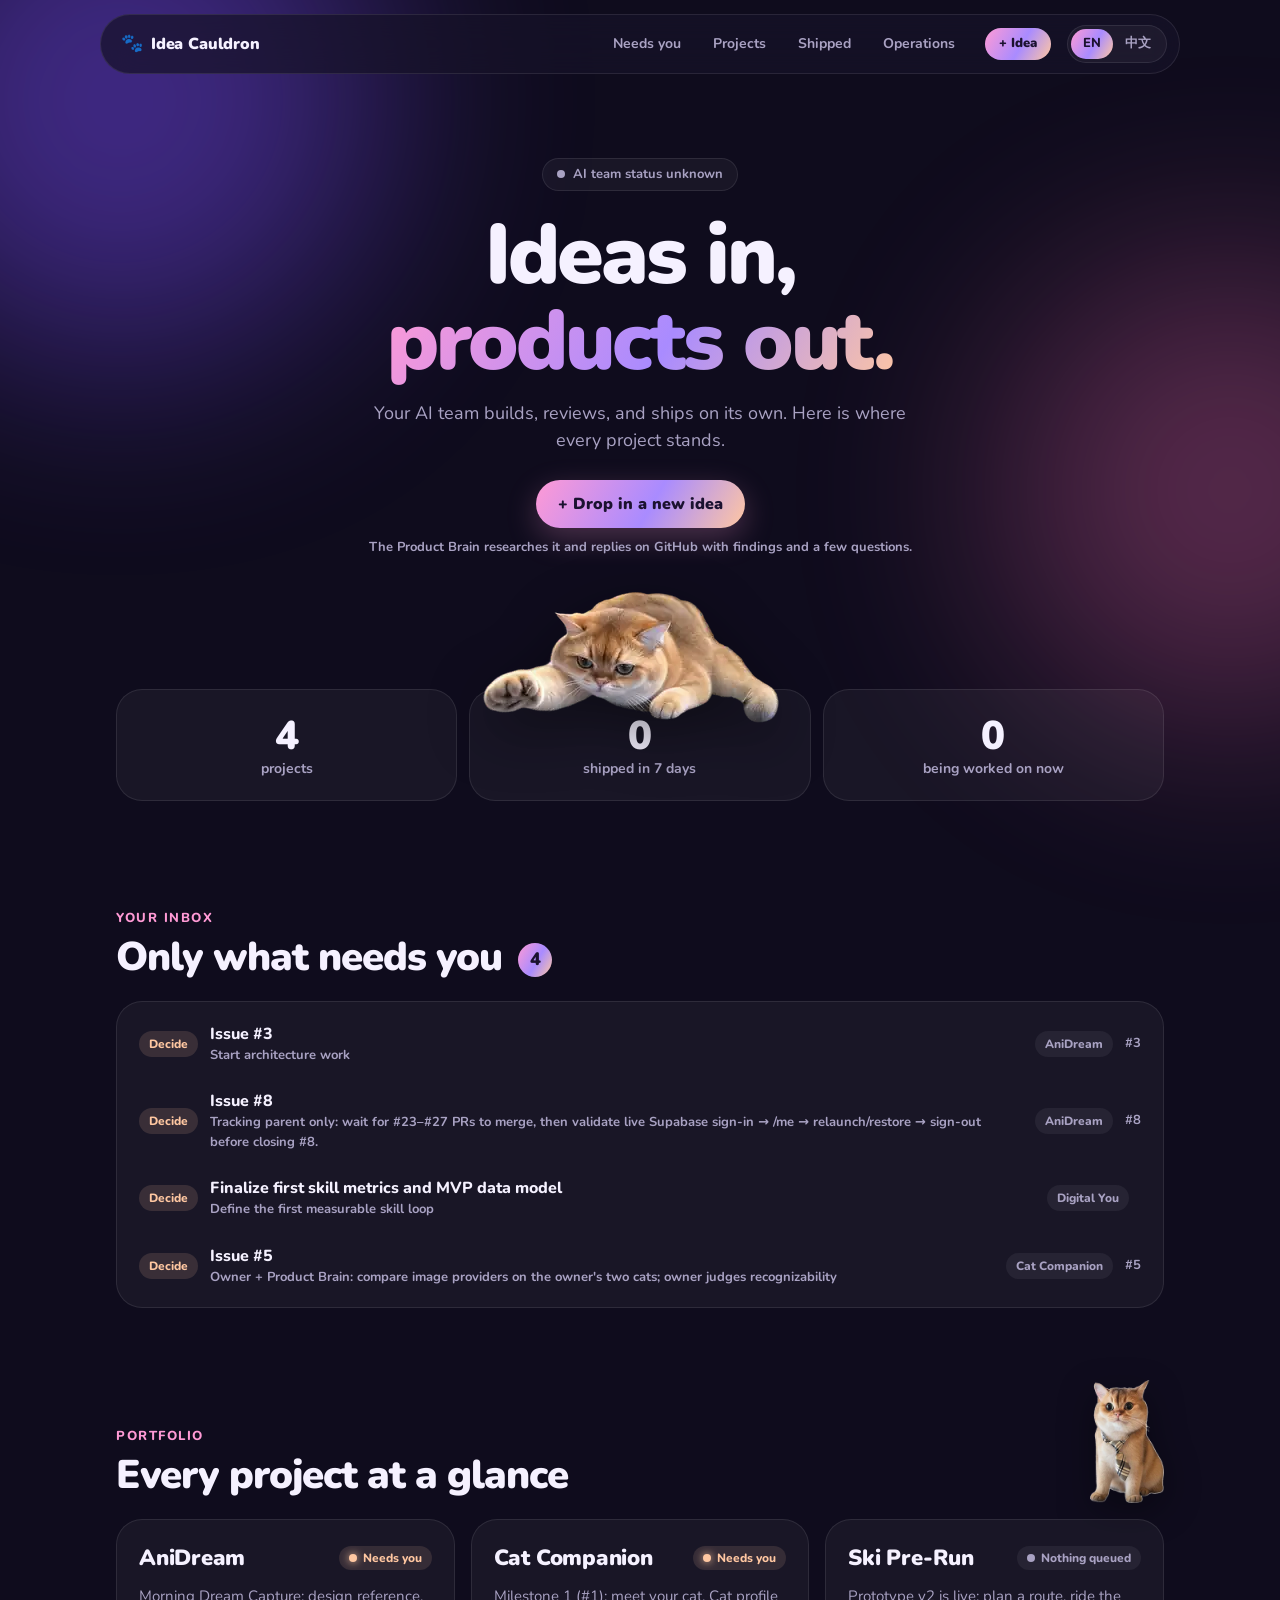
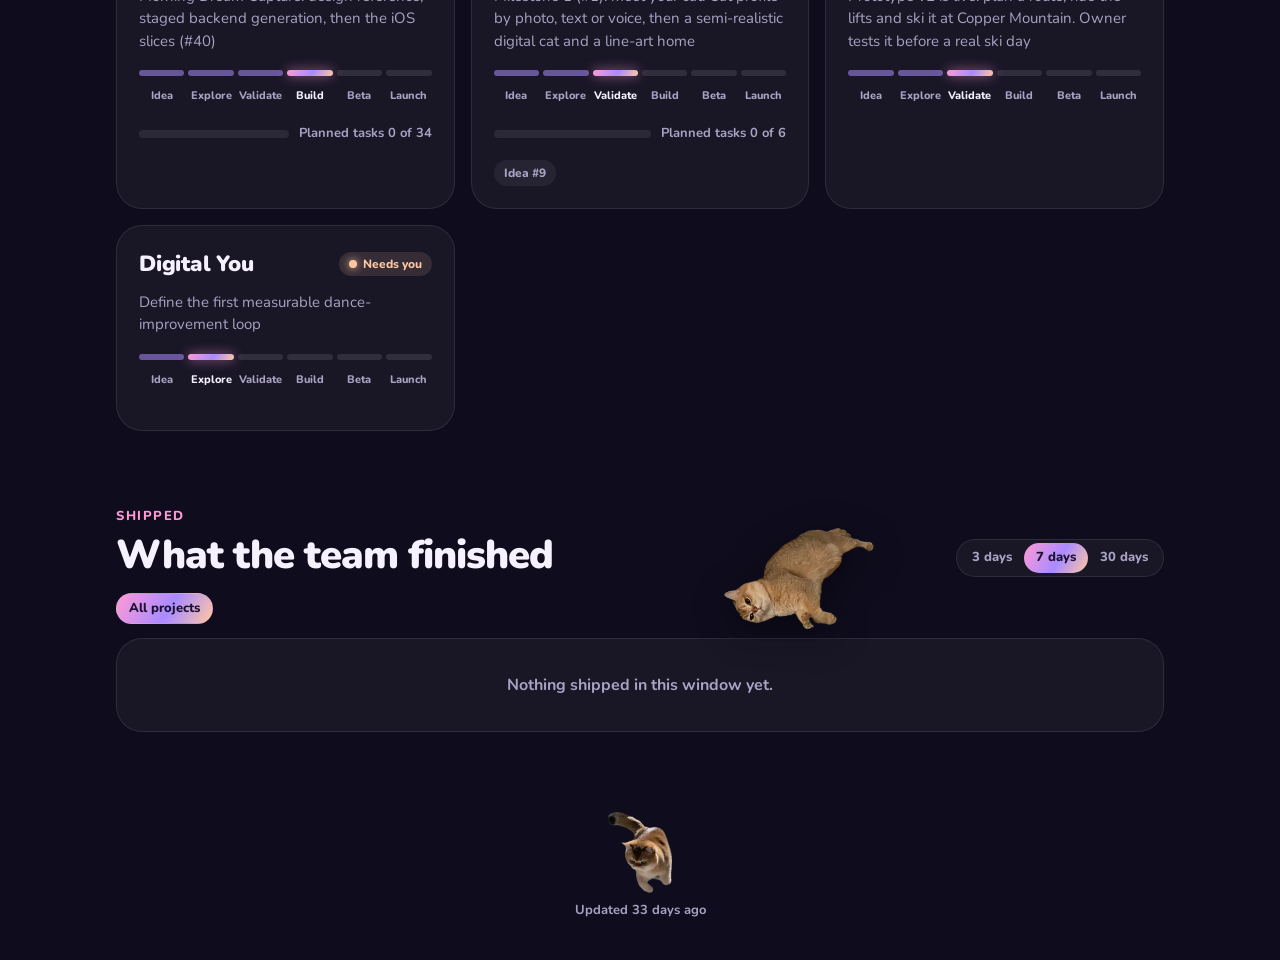
<file: dashboard/index.html>
<!doctype html>
<html lang="en">
<head>
  <meta charset="utf-8" />
  <meta name="viewport" content="width=device-width, initial-scale=1" />
  <meta name="description" content="Idea Cauldron: every project, its stage, and what the AI team shipped." />
  <title>Idea Cauldron</title>
  <link rel="preconnect" href="https://fonts.googleapis.com" />
  <link rel="preconnect" href="https://fonts.gstatic.com" crossorigin />
  <link href="https://fonts.googleapis.com/css2?family=Nunito:wght@500;700;800;900&display=swap" rel="stylesheet" />
  <link rel="stylesheet" href="style.css" />
</head>
<body data-page="home">
  <div class="glow glow-a" aria-hidden="true"></div>
  <div class="glow glow-b" aria-hidden="true"></div>

  <header class="topbar">
    <a class="brand" href="#top"><span class="paw" aria-hidden="true">🐾</span><span>Idea Cauldron</span></a>
    <nav>
      <a href="#needs" data-i18n="nav.needs">Needs you</a>
      <a href="#projects" data-i18n="nav.projects">Projects</a>
      <a href="#shipped" data-i18n="nav.shipped">Shipped</a>
      <a href="ops.html" data-i18n="nav.ops">Operations</a>
    </nav>
    <a class="new-idea small" href="https://github.com/Jinqiudong/venture-lab/issues/new?template=idea.yml" target="_blank" rel="noopener" data-new-idea data-i18n="idea.new.short">+ Idea</a>
    <div class="lang" role="group" aria-label="Language">
      <button type="button" data-lang="en">EN</button>
      <button type="button" data-lang="zh">中文</button>
    </div>
  </header>

  <main id="top">
    <section class="hero">
      <span class="pill" id="pipeline-pill"><span class="dot"></span><span id="pipeline-text">…</span></span>
      <h1><span data-i18n="hero.line1">Ideas in,</span><br /><span class="gradient" data-i18n="hero.line2">products out.</span></h1>
      <p class="lede" data-i18n="hero.lede">Your AI team builds, reviews, and ships on its own. Here is where every project stands.</p>
      <a class="new-idea" href="https://github.com/Jinqiudong/venture-lab/issues/new?template=idea.yml" target="_blank" rel="noopener" data-new-idea data-i18n="idea.new">+ Drop in a new idea</a>
      <p class="hint" data-i18n="idea.hint">The Product Brain researches it and replies on GitHub with findings and a few questions.</p>
      <div class="hero-cat"><img src="assets/cat-hero-main.webp" alt="" /></div>
      <div class="stats">
        <div class="stat"><strong id="stat-projects">–</strong><span data-i18n="stat.projects">projects</span></div>
        <div class="stat"><strong id="stat-shipped">–</strong><span data-i18n="stat.shipped">shipped in 7 days</span></div>
        <div class="stat"><strong id="stat-active">–</strong><span data-i18n="stat.active">being worked on now</span></div>
      </div>
    </section>

    <section id="needs" class="section">
      <div class="section-head">
        <div>
          <span class="eyebrow" data-i18n="needs.eyebrow">Your inbox</span>
          <h2><span data-i18n="needs.title">Only what needs you</span> <span id="needs-count" class="count"></span></h2>
        </div>
      </div>
      <ol id="needs-list" class="needs-list"></ol>
    </section>

    <section id="projects" class="section">
      <div class="section-head">
        <div>
          <span class="eyebrow" data-i18n="projects.eyebrow">Portfolio</span>
          <h2 data-i18n="projects.title">Every project at a glance</h2>
        </div>
        <img class="section-cat" src="assets/cat-boss.webp" alt="" />
      </div>
      <div id="project-grid" class="project-grid"></div>
    </section>

    <section id="shipped" class="section">
      <div class="section-head">
        <div>
          <span class="eyebrow" data-i18n="shipped.eyebrow">Shipped</span>
          <h2 data-i18n="shipped.title">What the team finished</h2>
        </div>
        <div class="range" role="group" aria-label="Range">
          <button type="button" data-range="3" data-i18n="range.3">3 days</button>
          <button type="button" data-range="7" data-i18n="range.7">7 days</button>
          <button type="button" data-range="30" data-i18n="range.30">30 days</button>
        </div>
      </div>
      <div id="project-filter" class="filter" role="group" aria-label="Project"></div>
      <div class="shipped-wrap">
        <ol id="shipped-list" class="shipped-list"></ol>
        <img class="shipped-cat" src="assets/cat-queue.webp" alt="" />
      </div>
    </section>
  </main>

  <footer>
    <img src="assets/cat-working.webp" alt="" />
    <span id="updated"></span>
  </footer>

  <script src="app.js"></script>
</body>
</html>
</file>
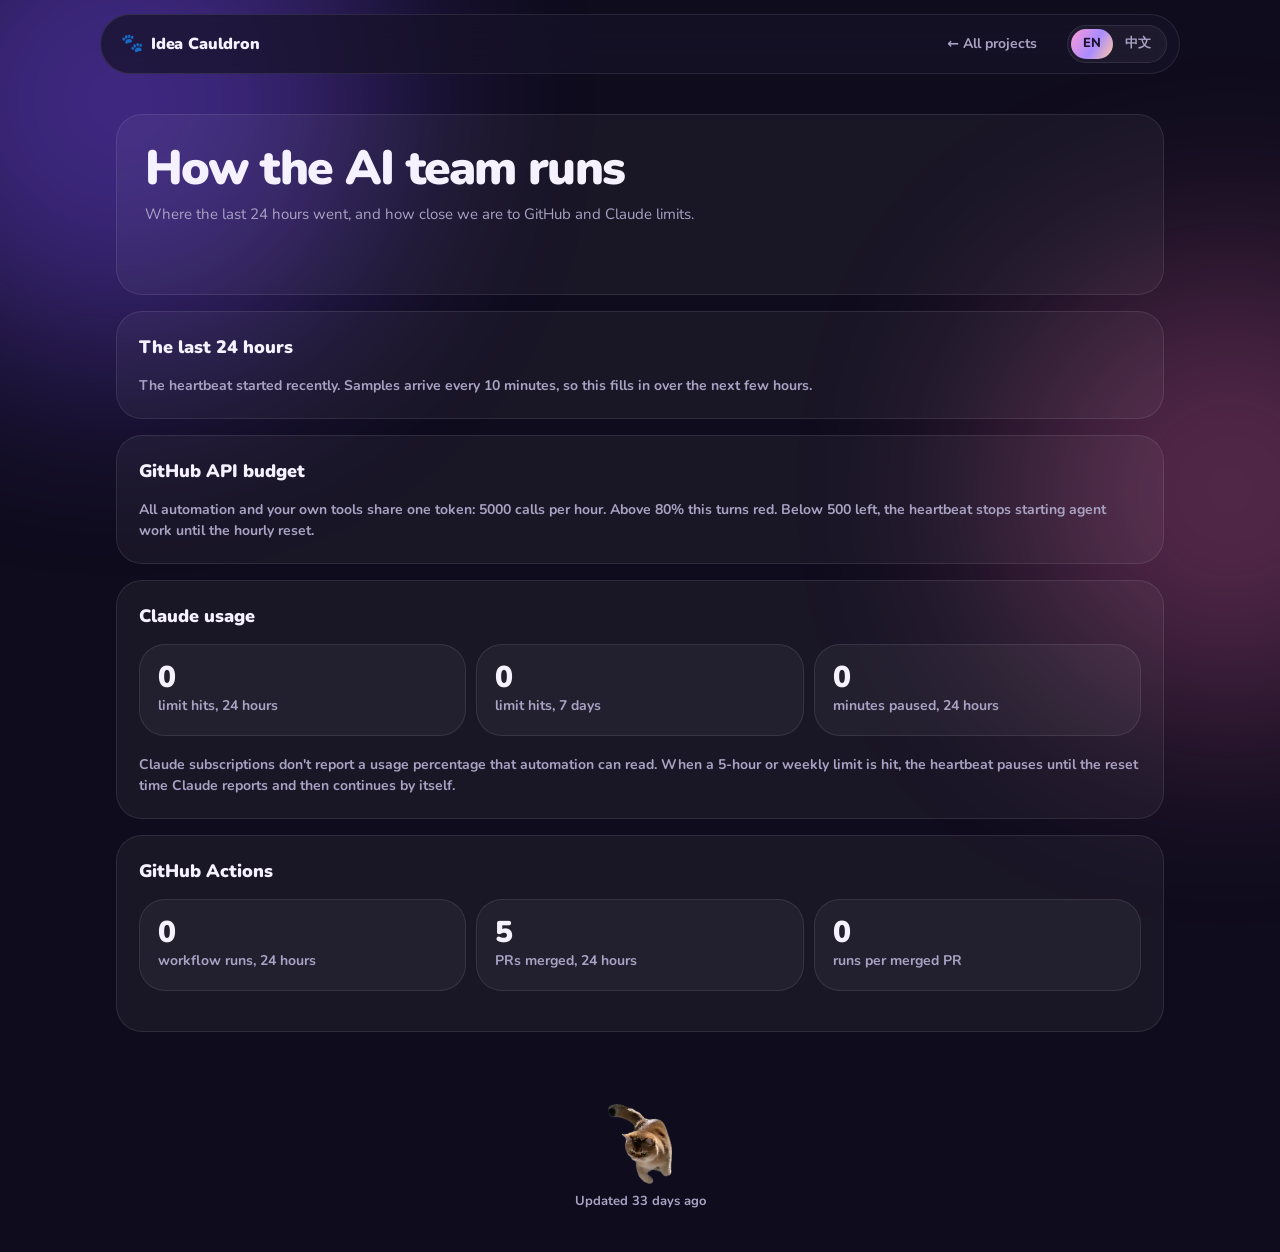
<file: dashboard/ops.html>
<!doctype html>
<html lang="en">
<head>
  <meta charset="utf-8" />
  <meta name="viewport" content="width=device-width, initial-scale=1" />
  <meta name="description" content="Idea Cauldron: how efficiently the AI team runs: idle time, GitHub API budget, Claude limits, Actions cost." />
  <title>Idea Cauldron</title>
  <link rel="preconnect" href="https://fonts.googleapis.com" />
  <link rel="preconnect" href="https://fonts.gstatic.com" crossorigin />
  <link href="https://fonts.googleapis.com/css2?family=Nunito:wght@500;700;800;900&display=swap" rel="stylesheet" />
  <link rel="stylesheet" href="style.css" />
</head>
<body data-page="ops">
  <div class="glow glow-a" aria-hidden="true"></div>
  <div class="glow glow-b" aria-hidden="true"></div>

  <header class="topbar">
    <a class="brand" href="index.html"><span class="paw" aria-hidden="true">🐾</span><span>Idea Cauldron</span></a>
    <nav>
      <a href="index.html#projects" data-i18n="detail.back">← All projects</a>
    </nav>
    <div class="lang" role="group" aria-label="Language">
      <button type="button" data-lang="en">EN</button>
      <button type="button" data-lang="zh">中文</button>
    </div>
  </header>

  <main id="ops" class="detail"></main>

  <footer>
    <img src="assets/cat-working.webp" alt="" />
    <span id="updated"></span>
  </footer>

  <script src="app.js"></script>
</body>
</html>
</file>
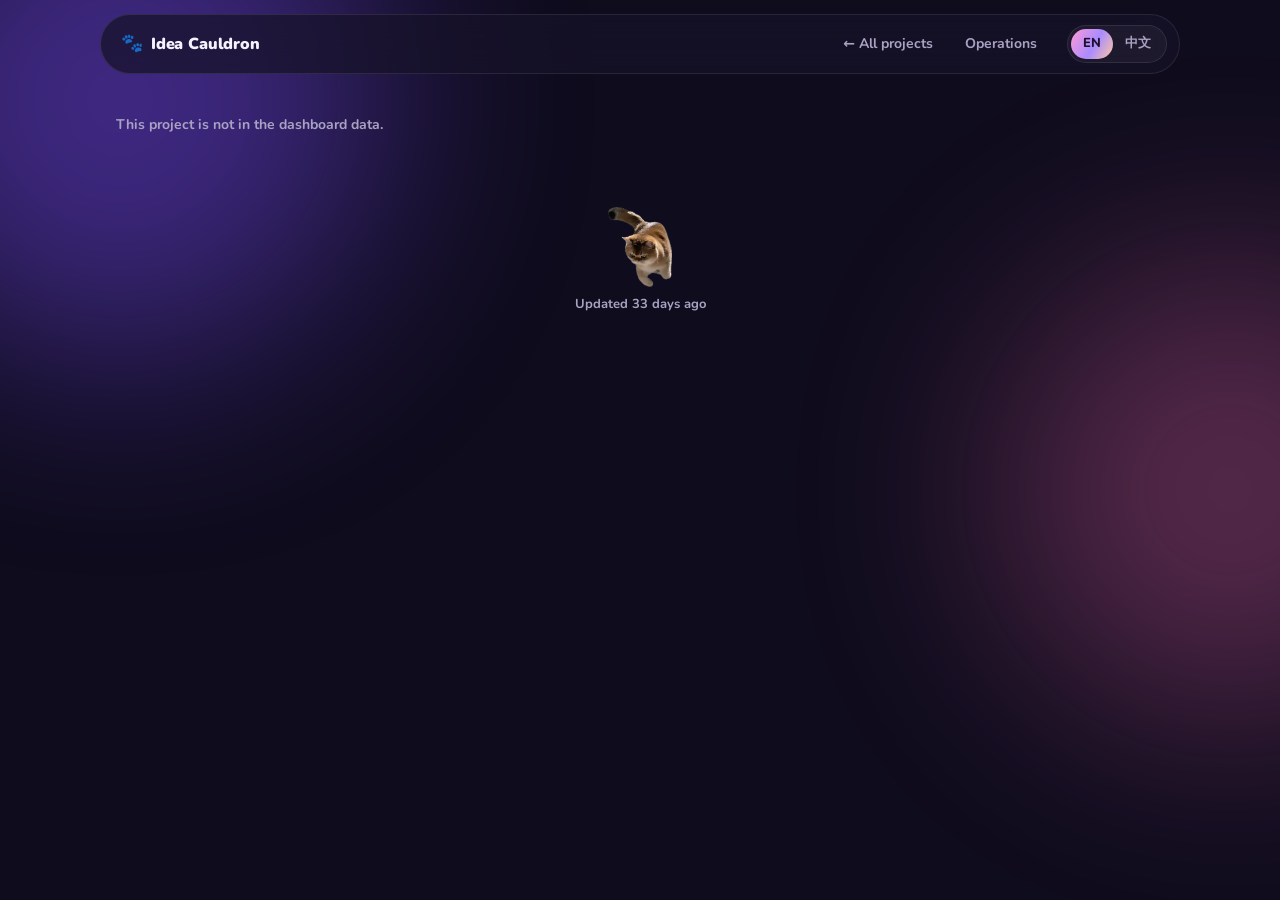
<file: dashboard/project.html>
<!doctype html>
<html lang="en">
<head>
  <meta charset="utf-8" />
  <meta name="viewport" content="width=device-width, initial-scale=1" />
  <meta name="description" content="Idea Cauldron: one project, what the AI team is doing and what it finished." />
  <title>Idea Cauldron</title>
  <link rel="preconnect" href="https://fonts.googleapis.com" />
  <link rel="preconnect" href="https://fonts.gstatic.com" crossorigin />
  <link href="https://fonts.googleapis.com/css2?family=Nunito:wght@500;700;800;900&display=swap" rel="stylesheet" />
  <link rel="stylesheet" href="style.css" />
</head>
<body data-page="project">
  <div class="glow glow-a" aria-hidden="true"></div>
  <div class="glow glow-b" aria-hidden="true"></div>

  <header class="topbar">
    <a class="brand" href="index.html"><span class="paw" aria-hidden="true">🐾</span><span>Idea Cauldron</span></a>
    <nav>
      <a href="index.html#projects" data-i18n="detail.back">← All projects</a>
      <a href="ops.html" data-i18n="nav.ops">Operations</a>
    </nav>
    <div class="lang" role="group" aria-label="Language">
      <button type="button" data-lang="en">EN</button>
      <button type="button" data-lang="zh">中文</button>
    </div>
  </header>

  <main id="detail" class="detail"></main>

  <footer>
    <img src="assets/cat-working.webp" alt="" />
    <span id="updated"></span>
  </footer>

  <script src="app.js"></script>
</body>
</html>
</file>
<file: dashboard/style.css>
:root {
  --bg: #0f0c1d;
  --bg-2: #171329;
  --card: rgba(255, 255, 255, 0.045);
  --card-hover: rgba(255, 255, 255, 0.07);
  --line: rgba(255, 255, 255, 0.09);
  --text: #f5f1ff;
  --muted: #a9a2c3;
  --pink: #ff9ad5;
  --violet: #a98bff;
  --peach: #ffc7a1;
  --mint: #7fe3c4;
  --red: #ff7b8a;
  --grad: linear-gradient(120deg, var(--pink), var(--violet) 55%, var(--peach));
  --radius: 26px;
}

* { box-sizing: border-box; }
html { scroll-behavior: smooth; }
body {
  margin: 0;
  background: var(--bg);
  color: var(--text);
  font-family: "Nunito", ui-rounded, system-ui, sans-serif;
  line-height: 1.5;
  overflow-x: hidden;
}
a { color: inherit; text-decoration: none; }
img { display: block; max-width: 100%; }
button { font: inherit; color: inherit; cursor: pointer; }

.glow { position: fixed; z-index: -1; border-radius: 50%; filter: blur(110px); opacity: .45; pointer-events: none; }
.glow-a { width: 520px; height: 520px; background: #7b4dff; top: -160px; left: -140px; }
.glow-b { width: 460px; height: 460px; background: #ff6fb7; top: 260px; right: -180px; opacity: .3; }

/* Top bar */
.topbar {
  position: sticky; top: 14px; z-index: 10;
  display: flex; align-items: center; gap: 16px;
  max-width: 1080px; margin: 14px auto 0; padding: 10px 12px 10px 20px;
  background: rgba(23, 19, 41, .72); backdrop-filter: blur(16px);
  border: 1px solid var(--line); border-radius: 999px;
}
.brand { display: flex; align-items: center; gap: 8px; font-weight: 900; letter-spacing: -.01em; }
.paw { font-size: 18px; }
.topbar nav { display: flex; gap: 4px; margin-left: auto; }
.topbar nav a { padding: 6px 14px; border-radius: 999px; color: var(--muted); font-weight: 700; font-size: 14px; }
.topbar nav a:hover { color: var(--text); background: var(--card); }
.lang, .range { display: flex; padding: 3px; background: var(--card); border: 1px solid var(--line); border-radius: 999px; }
.lang button, .range button { border: 0; background: none; padding: 5px 12px; border-radius: 999px; font-size: 13px; font-weight: 800; color: var(--muted); }
.lang button.on, .range button.on { background: var(--grad); color: #1b1230; }

main { max-width: 1080px; margin: 0 auto; padding: 0 16px; }

/* Hero */
.hero { position: relative; text-align: center; padding: 84px 0 40px; }
.pill {
  display: inline-flex; align-items: center; gap: 8px; padding: 6px 14px;
  border: 1px solid var(--line); border-radius: 999px; background: var(--card);
  font-size: 13px; font-weight: 700; color: var(--muted);
}
.pill .dot { width: 8px; height: 8px; border-radius: 50%; background: var(--muted); }
.pill.ok .dot { background: var(--mint); box-shadow: 0 0 10px var(--mint); }
.pill.failing { color: var(--red); border-color: rgba(255, 123, 138, .4); }
.pill.failing .dot { background: var(--red); box-shadow: 0 0 10px var(--red); }
h1 { font-size: clamp(42px, 8vw, 84px); line-height: 1.02; letter-spacing: -.035em; margin: 22px 0 16px; font-weight: 900; }
.gradient { background: var(--grad); -webkit-background-clip: text; background-clip: text; color: transparent; }
.lede { max-width: 560px; margin: 0 auto; color: var(--muted); font-size: 18px; }
.hero-cat { width: min(320px, 70vw); margin: 34px auto -34px; position: relative; z-index: 1; filter: drop-shadow(0 18px 30px rgba(0, 0, 0, .45)); }
.stats { display: grid; grid-template-columns: repeat(3, 1fr); gap: 12px; position: relative; }
.stat { padding: 26px 18px 20px; background: var(--card); border: 1px solid var(--line); border-radius: var(--radius); }
.stat strong { display: block; font-size: 40px; font-weight: 900; line-height: 1; }
.stat span { color: var(--muted); font-size: 14px; font-weight: 700; }

.new-idea {
  display: inline-flex; align-items: center; margin-top: 26px; padding: 12px 22px;
  border-radius: 999px; background: var(--grad); color: #1b1230; font-weight: 900;
  box-shadow: 0 10px 30px rgba(255, 154, 213, .25); transition: transform .2s;
}
.new-idea:hover { transform: translateY(-2px); }
.new-idea.small { margin: 0; padding: 6px 14px; font-size: 13px; box-shadow: none; }
.hint { margin: 10px auto 0; color: var(--muted); font-size: 13px; font-weight: 700; }

/* Sections */
.section { padding: 64px 0 8px; }
.section-head { display: flex; align-items: flex-end; justify-content: space-between; gap: 16px; margin-bottom: 22px; }
.eyebrow { font-size: 13px; font-weight: 800; letter-spacing: .12em; text-transform: uppercase; color: var(--pink); }
h2 { margin: 6px 0 0; font-size: clamp(28px, 4.4vw, 40px); letter-spacing: -.025em; font-weight: 900; line-height: 1.1; }
.section-cat { width: 74px; margin-bottom: -6px; filter: drop-shadow(0 10px 18px rgba(0, 0, 0, .4)); }

/* Project cards */
.project-grid { display: grid; grid-template-columns: repeat(auto-fill, minmax(320px, 1fr)); gap: 16px; }
.card {
  position: relative; padding: 22px; background: var(--card);
  border: 1px solid var(--line); border-radius: var(--radius);
  transition: background .2s, transform .2s;
}
.card:hover { background: var(--card-hover); transform: translateY(-2px); }
.card-top { display: flex; align-items: center; gap: 10px; }
.card h3 { margin: 0; font-size: 22px; font-weight: 900; letter-spacing: -.01em; }
.tag { margin-left: auto; flex: none; padding: 3px 10px; border-radius: 999px; font-size: 12px; font-weight: 800; background: rgba(169, 139, 255, .16); color: var(--violet); }
.tag.idea { background: rgba(255, 199, 161, .16); color: var(--peach); }
.focus { color: var(--muted); font-size: 15px; margin: 10px 0 18px; min-height: 45px; }

.timeline { display: grid; grid-template-columns: repeat(6, 1fr); gap: 4px; margin-bottom: 18px; }
.step { text-align: center; }
.step i { display: block; height: 6px; border-radius: 6px; background: rgba(255, 255, 255, .1); margin-bottom: 6px; }
.step.done i { background: rgba(169, 139, 255, .55); }
.step.now i { background: var(--grad); box-shadow: 0 0 12px rgba(255, 154, 213, .6); }
.step small { font-size: 11px; font-weight: 800; color: var(--muted); }
.step.now small { color: var(--text); }

.meter { display: flex; align-items: center; gap: 10px; font-size: 13px; font-weight: 700; color: var(--muted); }
.bar { flex: 1; height: 8px; border-radius: 8px; background: rgba(255, 255, 255, .08); overflow: hidden; }
.bar b { display: block; height: 100%; background: var(--grad); border-radius: 8px; }
.card-foot { display: flex; flex-wrap: wrap; gap: 8px; margin-top: 16px; }
.chip { padding: 4px 10px; border-radius: 999px; background: rgba(255, 255, 255, .06); font-size: 12px; font-weight: 800; color: var(--muted); }
.chip.live { color: var(--mint); background: rgba(127, 227, 196, .12); }
.card-link { position: absolute; inset: 0; border-radius: var(--radius); }
.chip-link { position: relative; z-index: 1; text-decoration: none; }
.chip-link:hover { color: var(--text); }

/* Shipped */
.shipped-wrap { position: relative; }
.shipped-list { list-style: none; margin: 0; padding: 8px; background: var(--card); border: 1px solid var(--line); border-radius: var(--radius); }
.shipped-list li a { display: flex; align-items: center; gap: 12px; padding: 12px 14px; border-radius: 16px; }
.shipped-list li a:hover { background: var(--card-hover); }
.shipped-list .check { flex: none; width: 26px; height: 26px; border-radius: 50%; display: grid; place-items: center; background: rgba(127, 227, 196, .14); color: var(--mint); font-size: 13px; font-weight: 900; }
.shipped-list .title { flex: 1; min-width: 0; font-weight: 700; overflow: hidden; text-overflow: ellipsis; white-space: nowrap; }
.shipped-list .when { flex: none; color: var(--muted); font-size: 13px; font-weight: 700; }
.shipped-list .empty { padding: 26px; text-align: center; color: var(--muted); font-weight: 700; }
.shipped-cat { position: absolute; width: 150px; right: 290px; top: -110px; pointer-events: none; filter: drop-shadow(0 10px 18px rgba(0, 0, 0, .4)); }

/* Status light */
.status { margin-left: auto; flex: none; display: inline-flex; align-items: center; gap: 6px; padding: 3px 10px; border-radius: 999px; font-size: 12px; font-weight: 800; background: rgba(255, 255, 255, .06); color: var(--muted); }
.status i { width: 8px; height: 8px; border-radius: 50%; background: var(--muted); }
.status.moving { color: var(--mint); } .status.moving i { background: var(--mint); box-shadow: 0 0 8px var(--mint); }
.status.needs_you { color: var(--peach); background: rgba(255, 199, 161, .12); } .status.needs_you i { background: var(--peach); box-shadow: 0 0 8px var(--peach); }
.status.stuck, .status.stalled { color: var(--red); background: rgba(255, 123, 138, .1); } .status.stuck i, .status.stalled i { background: var(--red); }
.plan-line { margin: 10px 0 0; font-size: 13px; font-weight: 700; color: var(--muted); }
.plan-line.late { color: var(--red); }

/* Needs you */
.count:not(:empty) { display: inline-grid; place-items: center; min-width: 34px; height: 34px; padding: 0 8px; margin-left: 6px; vertical-align: middle; border-radius: 999px; background: var(--grad); color: #1b1230; font-size: 18px; }
.needs-list { list-style: none; margin: 0; padding: 8px; background: var(--card); border: 1px solid var(--line); border-radius: var(--radius); }
.needs-list li a { display: flex; align-items: center; gap: 12px; padding: 12px 14px; border-radius: 16px; }
.needs-list li a:hover { background: var(--card-hover); }
.ask-kind { flex: none; padding: 4px 10px; border-radius: 999px; font-size: 12px; font-weight: 800; background: rgba(255, 199, 161, .14); color: var(--peach); }
.ask-body { flex: 1; min-width: 0; display: flex; flex-direction: column; }
.ask-body strong { font-weight: 800; overflow: hidden; text-overflow: ellipsis; white-space: nowrap; }
.ask-body small { color: var(--muted); font-size: 13px; font-weight: 700; }
.needs-list .when { flex: none; color: var(--muted); font-size: 13px; font-weight: 700; }
.needs-list .empty { padding: 22px; text-align: center; color: var(--muted); font-weight: 700; }

/* Shipped filter */
.filter { display: flex; flex-wrap: wrap; gap: 8px; margin: -6px 0 14px; }
.filter button { border: 1px solid var(--line); background: var(--card); padding: 5px 12px; border-radius: 999px; font-size: 13px; font-weight: 800; color: var(--muted); }
.filter button.on { background: var(--grad); color: #1b1230; border-color: transparent; }

/* Project detail */
.detail { padding-top: 40px; }
.detail-head { padding: 28px; background: var(--card); border: 1px solid var(--line); border-radius: var(--radius); }
.detail-title { margin: 0; font-size: clamp(32px, 5vw, 48px); line-height: 1.05; }
.panel { margin-top: 16px; padding: 22px; background: var(--card); border: 1px solid var(--line); border-radius: var(--radius); }
.panel h3 { margin: 0 0 14px; font-size: 18px; font-weight: 900; }
.panel .needs-list, .panel .shipped-list { padding: 0; background: none; border: 0; }
.panel-head { display: flex; align-items: center; justify-content: space-between; gap: 12px; margin-bottom: 14px; }
.panel-head h3 { margin: 0; }
.note { margin: 0; color: var(--muted); font-weight: 700; font-size: 14px; }

.board { display: grid; grid-template-columns: repeat(5, 1fr); gap: 10px; }
.board .col { padding: 12px; border-radius: 18px; background: rgba(255, 255, 255, .03); border: 1px solid var(--line); min-width: 0; }
.board h4 { display: flex; justify-content: space-between; align-items: baseline; margin: 0 0 8px; font-size: 13px; color: var(--muted); font-weight: 800; }
.board h4 strong { font-size: 22px; color: var(--text); }
.board .you h4 strong { color: var(--peach); }
.board .stuck h4 strong { color: var(--red); }
.board .ai h4 strong { color: var(--mint); }
.board ul { list-style: none; margin: 0; padding: 0; display: grid; gap: 6px; }
.board li { font-size: 12px; font-weight: 700; color: var(--muted); line-height: 1.35; }
.board li a { display: -webkit-box; -webkit-line-clamp: 2; -webkit-box-orient: vertical; overflow: hidden; }
.board li a:hover { color: var(--text); }

.milestones { display: grid; gap: 14px; }
.milestone-head { display: flex; justify-content: space-between; gap: 12px; margin-bottom: 6px; font-weight: 800; }
.milestone-head span { color: var(--muted); font-size: 13px; }
.milestone.late .milestone-head span { color: var(--red); }

.tiles { display: grid; grid-template-columns: repeat(3, 1fr); gap: 10px; margin-bottom: 18px; }
.tiles .stat { padding: 18px; }
.tiles .stat strong { font-size: 30px; }

.chart { position: relative; margin: 0; }
.chart figcaption { font-size: 13px; font-weight: 800; color: var(--muted); margin-bottom: 10px; }
.plot { position: relative; height: 180px; margin-left: 24px; }
.grid span { position: absolute; left: 0; right: 0; border-top: 1px solid rgba(255, 255, 255, .07); }
.grid em { position: absolute; left: -24px; top: -9px; font-style: normal; font-size: 11px; font-weight: 700; color: var(--muted); }
.bars { position: absolute; inset: 0 0 0 0; display: grid; grid-template-columns: repeat(8, 1fr); gap: 2px; }
.col-bar { position: relative; display: flex; flex-direction: column; justify-content: flex-end; align-items: center; height: 100%; outline: none; cursor: default; }
.col-bar b { width: min(24px, 60%); background: var(--violet); border-radius: 4px 4px 0 0; min-height: 0; }
.col-bar:hover b, .col-bar:focus b { background: var(--pink); }
.col-bar .value { font-size: 12px; font-weight: 800; color: var(--text); margin-bottom: 4px; }
.col-bar small { position: absolute; bottom: -22px; font-size: 11px; font-weight: 700; color: var(--muted); white-space: nowrap; }
.chart .tooltip { position: absolute; top: 18px; transform: translateX(calc(-50% + 24px)); padding: 6px 10px; border-radius: 10px; background: #2a2245; border: 1px solid var(--line); font-size: 12px; font-weight: 800; white-space: nowrap; pointer-events: none; }
.chart { padding-bottom: 26px; }
.steps { margin: 0; padding-left: 18px; color: var(--muted); font-weight: 700; font-size: 14px; }

/* Operations */
.warnings { margin: 14px 0 0; padding-left: 18px; color: var(--red); font-weight: 800; font-size: 14px; }
.status.ops-working { color: var(--mint); } .status.ops-working i { background: var(--mint); box-shadow: 0 0 8px var(--mint); }
.status.ops-idle_with_work, .status.ops-error { color: var(--red); background: rgba(255, 123, 138, .1); } .status.ops-idle_with_work i, .status.ops-error i { background: var(--red); }
.status.ops-paused { color: var(--violet); } .status.ops-paused i { background: var(--violet); }
.status.ops-api_guard { color: var(--peach); } .status.ops-api_guard i { background: var(--peach); }
.strip-chart { padding-bottom: 0; }
.strip { display: grid; gap: 1px; margin-top: 12px; }
.cell { display: block; height: 32px; border-radius: 2px; background: rgba(255, 255, 255, .08); outline: none; }
.cell.working { background: var(--mint); }
.cell.idle_with_work, .cell.error { background: var(--red); }
.cell.paused { background: var(--violet); }
.cell.api_guard { background: var(--peach); }
.strip .cell:hover, .strip .cell:focus { filter: brightness(1.3); }
.legend { display: flex; flex-wrap: wrap; gap: 14px; margin-top: 12px; font-size: 13px; font-weight: 700; color: var(--muted); }
.legend-item { display: inline-flex; align-items: center; gap: 6px; }
.legend-item strong { color: var(--text); }
.legend .cell { width: 12px; height: 12px; }
.grid .threshold { border-top: 1px solid rgba(255, 123, 138, .6); }
.grid .threshold em { color: var(--red); }
.col-bar.hot b { background: var(--red); }
.api-now { margin: 12px 0 18px; }
.api-now.hot .bar b { background: var(--red); }
.workflow-list { list-style: none; margin: 0; padding: 0; display: grid; gap: 6px; }
.workflow-list li { display: flex; justify-content: space-between; font-size: 14px; font-weight: 700; color: var(--muted); padding: 6px 10px; border-radius: 10px; background: rgba(255, 255, 255, .03); }
.workflow-list strong { color: var(--text); }

footer { display: flex; flex-direction: column; align-items: center; gap: 8px; padding: 72px 16px 40px; color: var(--muted); font-size: 13px; font-weight: 700; }
footer img { width: 64px; }

@media (max-width: 640px) {
  .topbar { margin: 10px 16px 0; padding-left: 14px; gap: 8px; }
  .topbar nav { display: none; }
  .new-idea.small { margin-left: auto; }
  .hero { padding-top: 56px; }
  .stats { grid-template-columns: 1fr; }
  .project-grid { grid-template-columns: 1fr; }
  .shipped-cat { width: 96px; right: 16px; top: -58px; }
  #shipped .section-head { flex-direction: column; align-items: flex-start; }
  .section-cat { width: 56px; }
  .shipped-list .when { display: none; }
  .needs-list .when { display: none; }
  [data-page="project"] .topbar nav { display: flex; }
  .board { grid-template-columns: 1fr 1fr; }
  .tiles { grid-template-columns: 1fr; }
  .col-bar small { font-size: 9px; }
}
</file>
